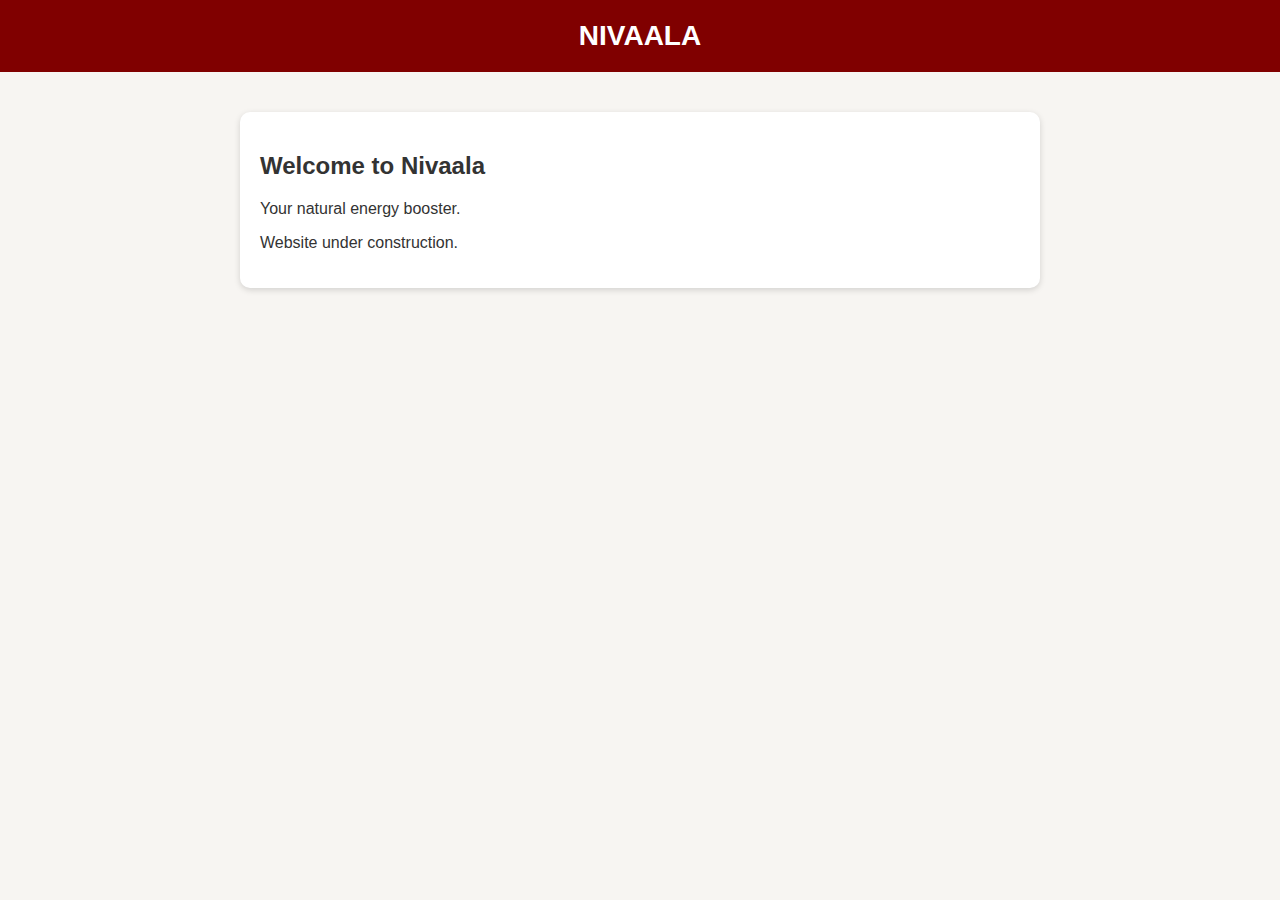
<file: index.html>
<!DOCTYPE html>
<html>
<head>
    <title>Nivaala</title>
    <meta charset="UTF-8">
    <meta name="viewport" content="width=device-width, initial-scale=1">
    <style>
        body {
            font-family: Arial, sans-serif;
            margin: 0;
            padding: 0;
            background: #f7f5f2;
            color: #333;
        }
        header {
            background: maroon;
            padding: 20px;
            text-align: center;
            color: white;
            font-size: 28px;
            font-weight: bold;
        }
        .container {
            padding: 40px;
            max-width: 800px;
            margin: auto;
        }
        .card {
            background: white;
            padding: 20px;
            border-radius: 10px;
            box-shadow: 0 2px 6px rgba(0,0,0,0.15);
            margin-bottom: 20px;
        }
    </style>
</head>
<body>

<header>
    NIVAALA
</header>

<div class="container">
    <div class="card">
        <h2>Welcome to Nivaala</h2>
        <p>Your natural energy booster.</p>
        <p>Website under construction.</p>
    </div>
</div>

</body>
</html>
</file>
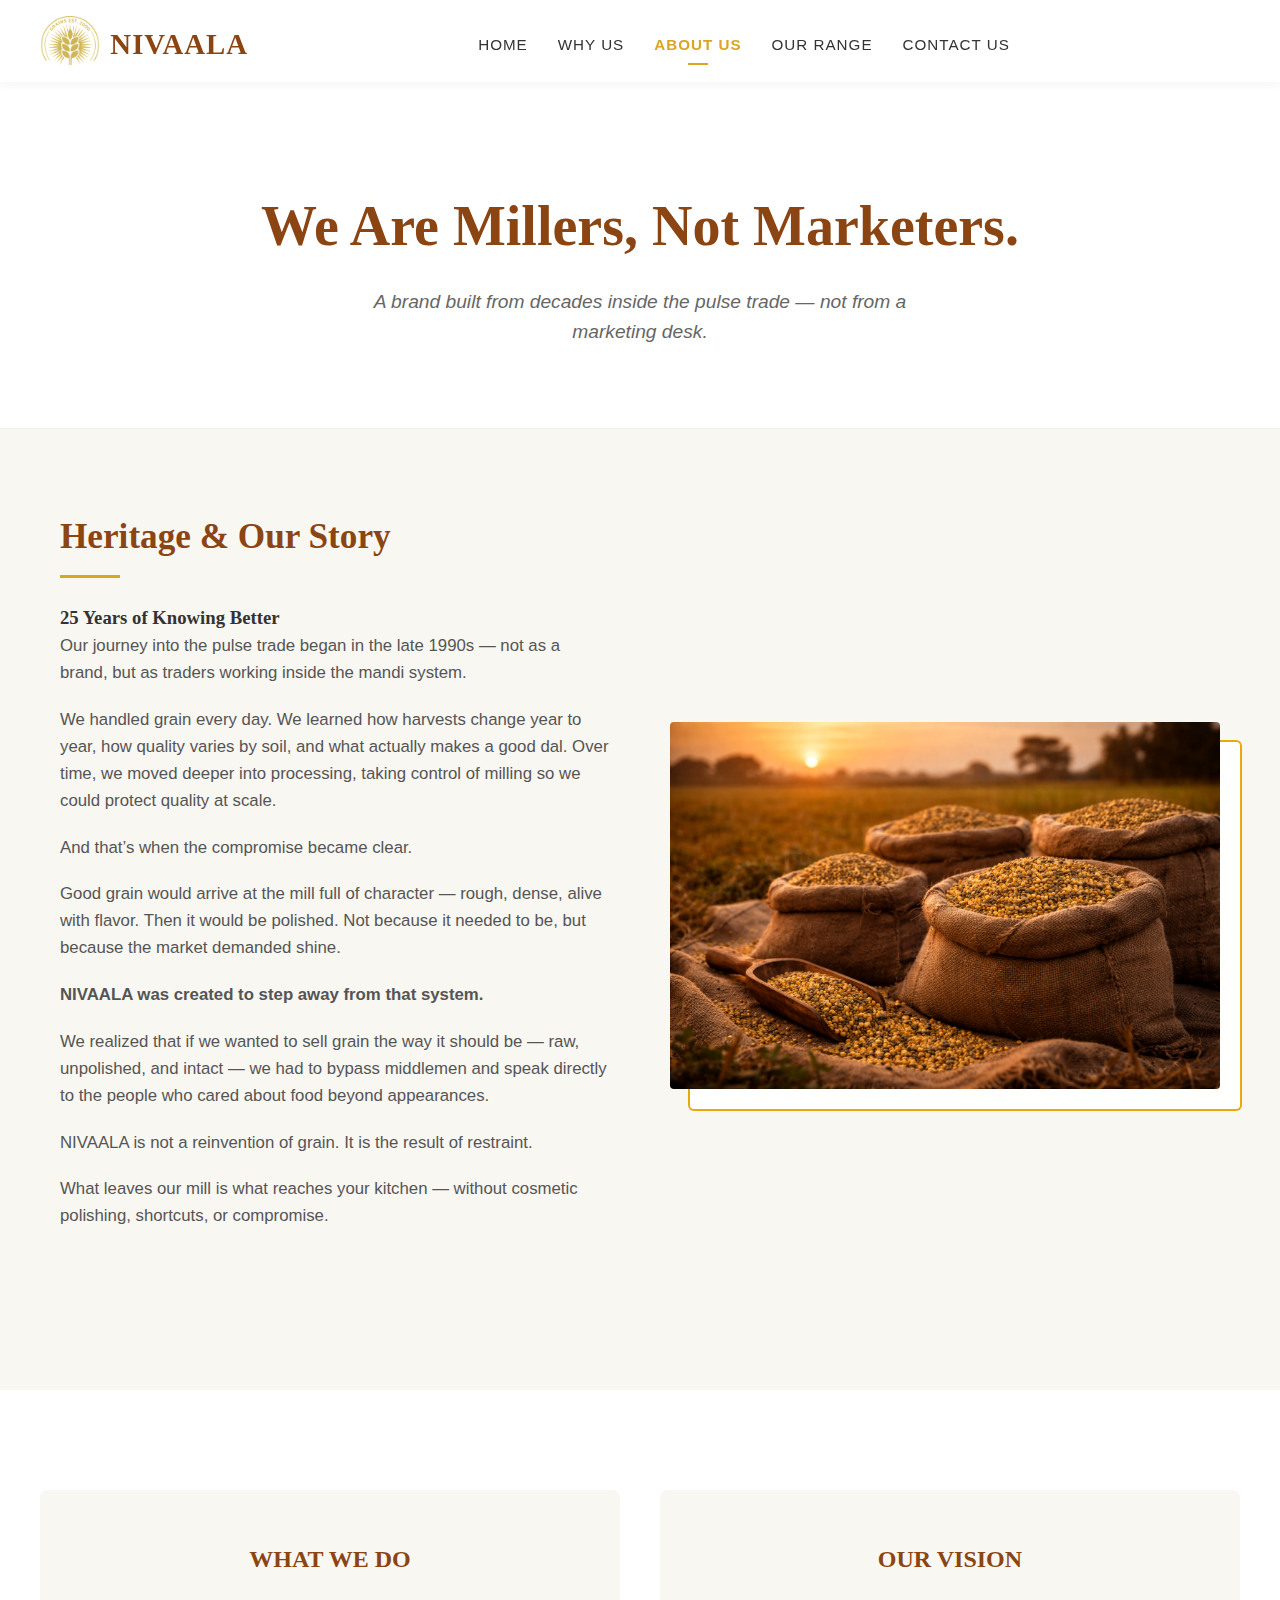
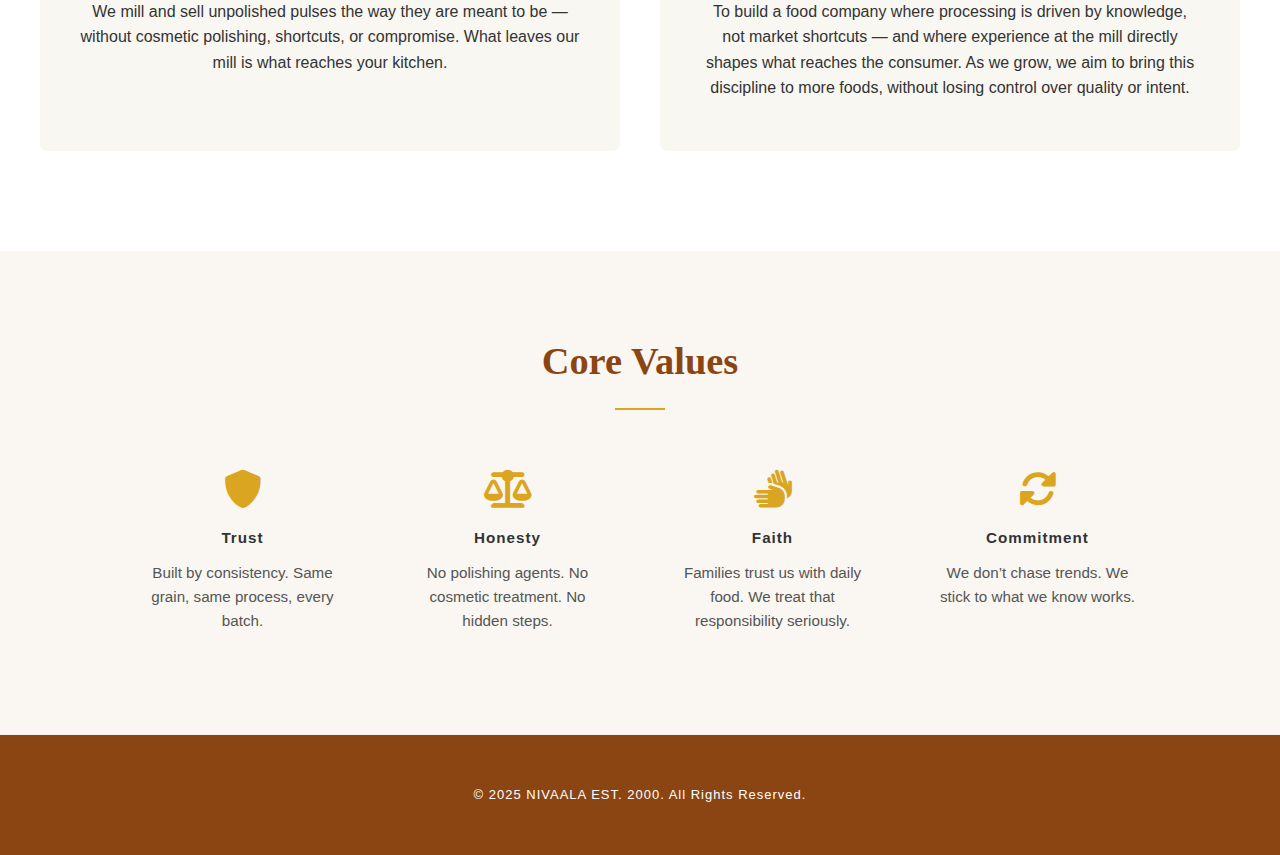
<file: about.html>
<!DOCTYPE html>
<html lang="en">
<head>
    <meta charset="UTF-8">
    <meta name="viewport" content="width=device-width, initial-scale=1.0">
    <title>Nivaala - Our Story</title>
    <link rel="preconnect" href="https://fonts.googleapis.com">
    <link rel="preconnect" href="https://fonts.gstatic.com" crossorigin>
    <link href="https://fonts.googleapis.com/css2?family=Lato:wght@300;400;700;900&family=Playfair+Display:wght@400;700&display=swap" rel="stylesheet">
    
    <link rel="stylesheet" href="https://cdnjs.cloudflare.com/ajax/libs/font-awesome/6.0.0/css/all.min.css">

    <link rel="stylesheet" href="style.css">

</head>
<body class="page-about">

    <header class="site-header">
        <nav class="nav-bar">
          <div class="nav-left">
            <img src="images/logo_v2.png" alt="NIVAALA" class="logo-img">
            <span class="brand-text">NIVAALA</span>
          </div>
      
          <div class="nav-center">
            <a href="index.html" data-nav="home">Home</a>
            <a href="index.html#benefits" data-nav="why">Why Us</a>
            <a href="about.html" data-nav="about" class="active">About Us</a>
            <a href="index.html#products" data-nav="products">Our Range</a>
            <a href="contact.html" data-nav="contact">Contact Us</a>
        </div>
        
      
        <div class="nav-right">
            <!-- <a href="cart.html" class="cart-wrapper">
                <i class="fas fa-shopping-bag nav-icon"></i>
                <span class="cart-count" id="cart-count">0</span>
              </a>
            <a href="index.html#products" class="nav-cta">Shop Now</a> -->
        </div>  

        </nav>
      </header>
      
      

      <section class="about-hero">
        <h1>We Are Millers, Not Marketers.</h1>
        <p class="subtitle">
          A brand built from decades inside the pulse trade — not from a marketing desk.
        </p>
      </section>

      
      

      <section class="heritage-section">
        <div class="heritage-text">
          <h2>Heritage & Our Story</h2>
          <h3>25 Years of Knowing Better</h3>
      
          <p>
            Our journey into the pulse trade began in the late 1990s — not as a brand,
            but as traders working inside the mandi system.
          </p>
      
          <p>
            We handled grain every day. We learned how harvests change year to year,
            how quality varies by soil, and what actually makes a good dal.
            Over time, we moved deeper into processing, taking control of milling
            so we could protect quality at scale.
          </p>
      
          <p>
            And that’s when the compromise became clear.
          </p>
      
          <p>
            Good grain would arrive at the mill full of character — rough, dense,
            alive with flavor. Then it would be polished.
            Not because it needed to be, but because the market demanded shine.
          </p>
      
          <p>
            <strong>NIVAALA was created to step away from that system.</strong>
          </p>
      
          <p>
            We realized that if we wanted to sell grain the way it should be —
            raw, unpolished, and intact — we had to bypass middlemen
            and speak directly to the people who cared about food beyond appearances.
          </p>
      
          <p>
            NIVAALA is not a reinvention of grain.
            It is the result of restraint.
          </p>
      
          <p>
            What leaves our mill is what reaches your kitchen —
            without cosmetic polishing, shortcuts, or compromise.
          </p>
        </div>
      
        <div class="heritage-image">
          <img src="images/dal_raw.png" alt="Unpolished pulses inside the mill">
        </div>
      </section>
      
  
      

    <section class="mv-section">
        <div class="mv-container">
            <div class="mv-card">
                <h3>What We Do</h3>
  <p>
    We mill and sell unpolished pulses the way they are meant to be —
    without cosmetic polishing, shortcuts, or compromise.
    What leaves our mill is what reaches your kitchen.
  </p>
  </div>
  <div class="mv-card">
    <h3>Our Vision</h3>
    <p>
      To build a food company where processing is driven by knowledge,
      not market shortcuts — and where experience at the mill
      directly shapes what reaches the consumer.
      As we grow, we aim to bring this discipline to more foods,
      without losing control over quality or intent.
    </p>
  </div>
  
        </div>
    </section>

    <section class="values-section">
        <div class="section-header">
            <h2>Core Values</h2>
        </div>
        <div class="values-grid">
            <div class="value-item">

                <i class="fas fa-shield-alt value-icon"></i>

                <h4>Trust</h4>
                <p>
                  Built by consistency.
                  Same grain, same process, every batch.
                </p>
              </div>
              
              <div class="value-item">
                <i class="fas fa-balance-scale value-icon"></i>
                <h4>Honesty</h4>
                <p>
                  No polishing agents.
                  No cosmetic treatment.
                  No hidden steps.
                </p>
              </div>
              
              <div class="value-item">
                <i class="fas fa-hands value-icon"></i>
                <h4>Faith</h4>
                <p>
                  Families trust us with daily food.
                  We treat that responsibility seriously.
                </p>
              </div>
              
              <div class="value-item">
                <i class="fas fa-sync-alt value-icon"></i>
                <h4>Commitment</h4>
                <p>
                  We don’t chase trends.
                  We stick to what we know works.
                </p>
              </div>
              
        </div>
    </section>


    <footer>
        <p>&copy; 2025 NIVAALA EST. 2000. All Rights Reserved.</p>
    </footer>
    <script src="script.js"></script>
</body>
</html>
</file>
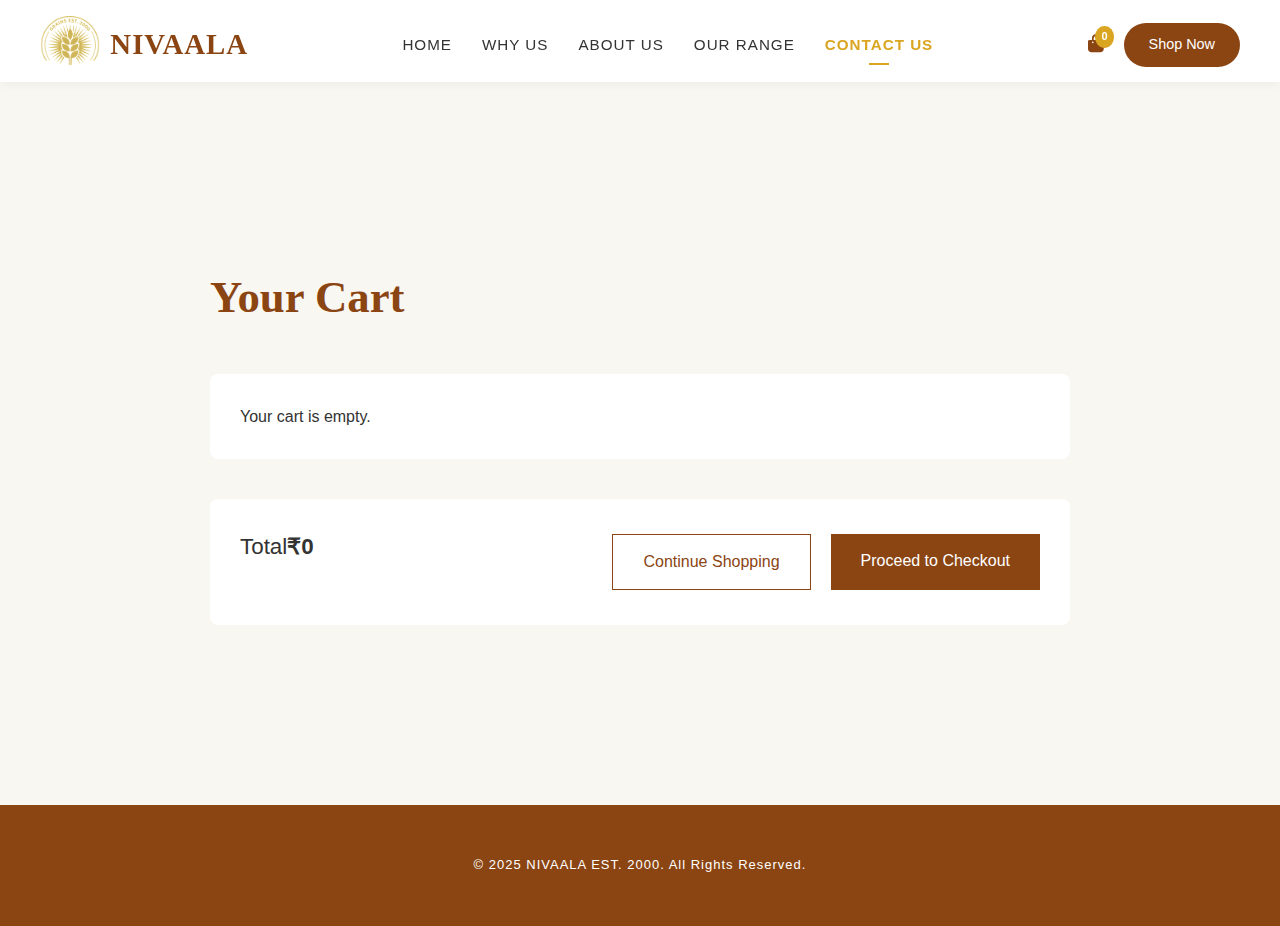
<file: cart.html>
<!DOCTYPE html>
<html lang="en">
<head>
  <meta charset="UTF-8">
  <title>NIVAALA — Cart</title>
  <meta name="viewport" content="width=device-width, initial-scale=1.0">

  <link rel="preconnect" href="https://fonts.googleapis.com">
  <link href="https://fonts.googleapis.com/css2?family=Lato:wght@300;400;700&family=Playfair+Display:wght@400;700&display=swap" rel="stylesheet">


  <link rel="preconnect" href="https://fonts.googleapis.com">
  <link rel="preconnect" href="https://fonts.gstatic.com" crossorigin>
  <link href="https://fonts.googleapis.com/css2?family=Lato:wght@300;400;700&family=Playfair+Display:wght@400;700&display=swap" rel="stylesheet">
  <link rel="stylesheet" href="https://cdnjs.cloudflare.com/ajax/libs/font-awesome/6.0.0/css/all.min.css">

  <link rel="stylesheet" href="style.css">
</head>

<body class="page-cart">

  <!-- HEADER (same nav as other pages) -->
  <header class="site-header">
    <nav class="nav-bar">
        <div class="nav-left">
          <img src="images/logo_v2.png" alt="NIVAALA" class="logo-img">
          <span class="brand-text">NIVAALA</span>
        </div>
  
        <div class="nav-center">
          <a href="index.html" data-nav="home">Home</a>
          <a href="index.html#benefits" data-nav="why">Why Us</a>
          <a href="about.html" data-nav="about">About Us</a>
          <a href="index.html#products" data-nav="products">Our Range</a>
          <a href="contact.html" class="active" data-nav="contact">Contact Us</a>
        </div>
        
        <div class="nav-right">
          <a href="cart.html" class="cart-wrapper">
              <i class="fas fa-shopping-bag nav-icon"></i>
              <span class="cart-count" id="cart-count">0</span>
            </a>
          <a href="index.html#products" class="nav-cta">Shop Now</a>
      </div>
  </nav>
  </header>

  <!-- CART SECTION -->
  <section class="cart-section">
    <div class="cart-container">

      <h1>Your Cart</h1>

      <div id="cart-items" class="cart-items">
        <!-- JS injects items here -->
      </div>

      <div class="cart-summary">
        <div class="cart-total">
          <span>Total</span>
          <strong>₹<span id="cart-total">0</span></strong>
        </div>

        <div class="cart-actions">
            <a href="index.html#products" class="btn-outline">
              Continue Shopping
            </a>
          
            <a href="checkout.html" class="btn-primary">
              Proceed to Checkout
            </a>
          </div>
          

    </div>
  </section>

  <footer>
    <p>&copy; 2025 NIVAALA EST. 2000. All Rights Reserved.</p>
  </footer>

  <script src="script.js"></script>
</body>
</html>
</file>
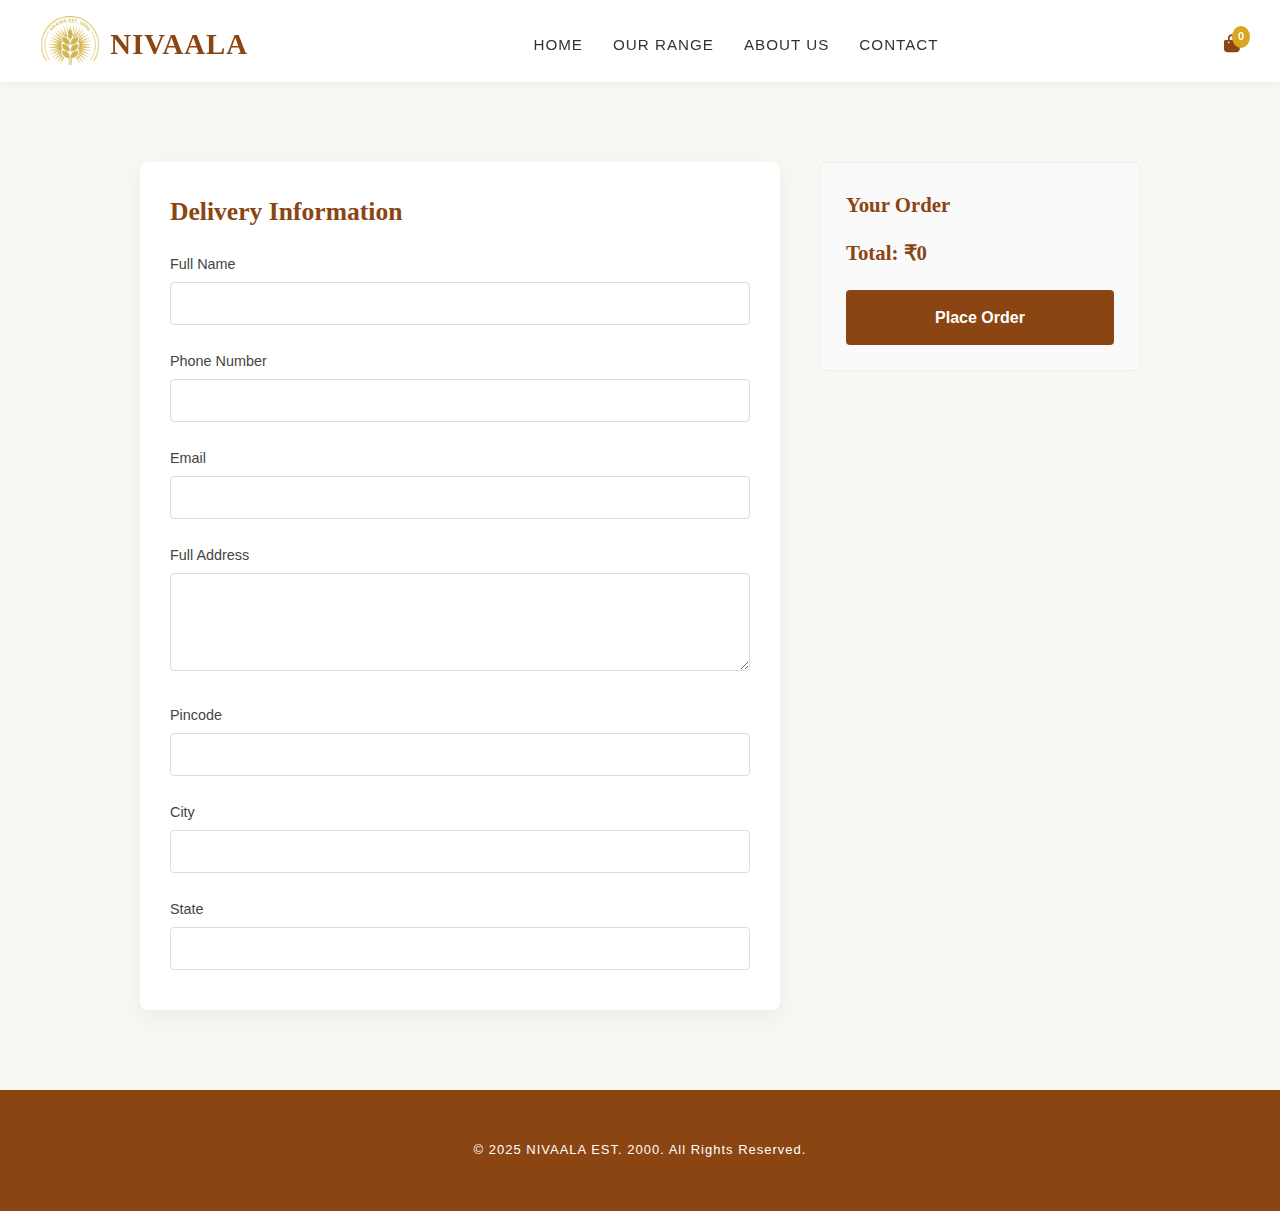
<file: checkout.html>
<!DOCTYPE html>
<html lang="en">
<head>
  <meta charset="UTF-8">
  <meta name="viewport" content="width=device-width, initial-scale=1.0">
  <title>Nivaala — Checkout</title>

  <link rel="stylesheet" href="style.css">
  <link rel="stylesheet" href="https://cdnjs.cloudflare.com/ajax/libs/font-awesome/6.0.0/css/all.min.css">

  <style>
    .checkout-container {
      max-width: 1000px;
      margin: 80px auto;
      display: grid;
      grid-template-columns: 2fr 1fr;
      gap: 40px;
    }

    .checkout-box {
      background: white;
      padding: 30px;
      border-radius: 8px;
      box-shadow: 0 8px 25px rgba(0,0,0,0.05);
    }

    .checkout-box h2 {
      margin-bottom: 20px;
      color: var(--primary-color);
      font-size: 1.6rem;
    }

    .checkout-box label {
      display: block;
      margin: 15px 0 6px;
      font-size: 0.9rem;
      color: #444;
    }

    .checkout-box input,
    .checkout-box textarea,
    .checkout-box select {
      width: 100%;
      padding: 12px;
      border: 1px solid #ddd;
      border-radius: 4px;
      font-size: 0.95rem;
      margin-bottom: 10px;
    }

    .checkout-summary {
      background: #fafafa;
      padding: 25px;
      border-radius: 6px;
      border: 1px solid #eee;
    }

    .checkout-summary h3 {
      margin-bottom: 15px;
      color: var(--primary-color);
      font-size: 1.3rem;
    }

    .checkout-summary ul {
      list-style: none;
      padding: 0;
      margin: 0;
    }

    .checkout-summary li {
      margin-bottom: 12px;
      border-bottom: 1px solid #eee;
      padding-bottom: 12px;
    }

    .checkout-btn {
      display: block;
      text-align: center;
      background: var(--primary-color);
      color: white;
      font-weight: bold;
      padding: 15px;
      border-radius: 4px;
      margin-top: 20px;
      transition: 0.3s;
      cursor: pointer;
      font-size: 1rem;
    }

    .checkout-btn:hover {
      background: var(--accent-color);
    }
  </style>

</head>
<body class="page-checkout">

<header class="site-header">
  <nav class="nav-bar">
    
    <div class="nav-left">
      <img src="images/logo_v2.png" class="logo-img">
      <span class="brand-text">NIVAALA</span>
    </div>

    <div class="nav-center">
      <a href="index.html">Home</a>
      <a href="index.html#products">Our Range</a>
      <a href="about.html">About Us</a>
      <a href="contact.html">Contact</a>
    </div>

    <div class="nav-right">
      <a href="cart.html" class="cart-wrapper">
        <i class="fas fa-shopping-bag nav-icon"></i>
        <span class="cart-count" id="cart-count">0</span>
      </a>
    </div>

  </nav>
</header>


<section class="checkout-container">

  <!-- LEFT SIDE - ADDRESS FORM -->
  <div class="checkout-box">
    <h2>Delivery Information</h2>

    <label>Full Name</label>
    <input type="text" id="name" required>

    <label>Phone Number</label>
    <input type="tel" id="phone" required>

    <label>Email</label>
    <input type="email" id="email" required>

    <label>Full Address</label>
    <textarea id="address" rows="4" required></textarea>

    <label>Pincode</label>
    <input type="text" id="pincode" required>

    <label>City</label>
    <input type="text" id="city" required>

    <label>State</label>
    <input type="text" id="state" required>

  </div>

  <!-- RIGHT SIDE - CART SUMMARY -->
  <div>
    <div class="checkout-summary">
      <h3>Your Order</h3>
      <ul id="checkout-items"></ul>

      <h3>Total: ₹<span id="checkout-total">0</span></h3>

      <a onclick="placeOrder()" class="checkout-btn">Place Order</a>
    </div>
  </div>

</section>

<footer>
  <p>&copy; 2025 NIVAALA EST. 2000. All Rights Reserved.</p>
</footer>

<script src="script.js"></script>

<script>
function renderCheckout() {
  const cart = getCart();
  const list = document.getElementById("checkout-items");
  const totalEl = document.getElementById("checkout-total");

  list.innerHTML = "";
  let total = 0;

  cart.forEach(item => {
    total += item.price * item.qty;
    list.innerHTML += `<li>${item.name} × ${item.qty} — ₹${item.price * item.qty}</li>`;
  });

  totalEl.textContent = total;
}

function placeOrder() {
  alert("Order placed! (payments coming soon)");
}

document.addEventListener("DOMContentLoaded", () => {
  updateCartCount();
  renderCheckout();
});
</script>

</body>
</html>
</file>
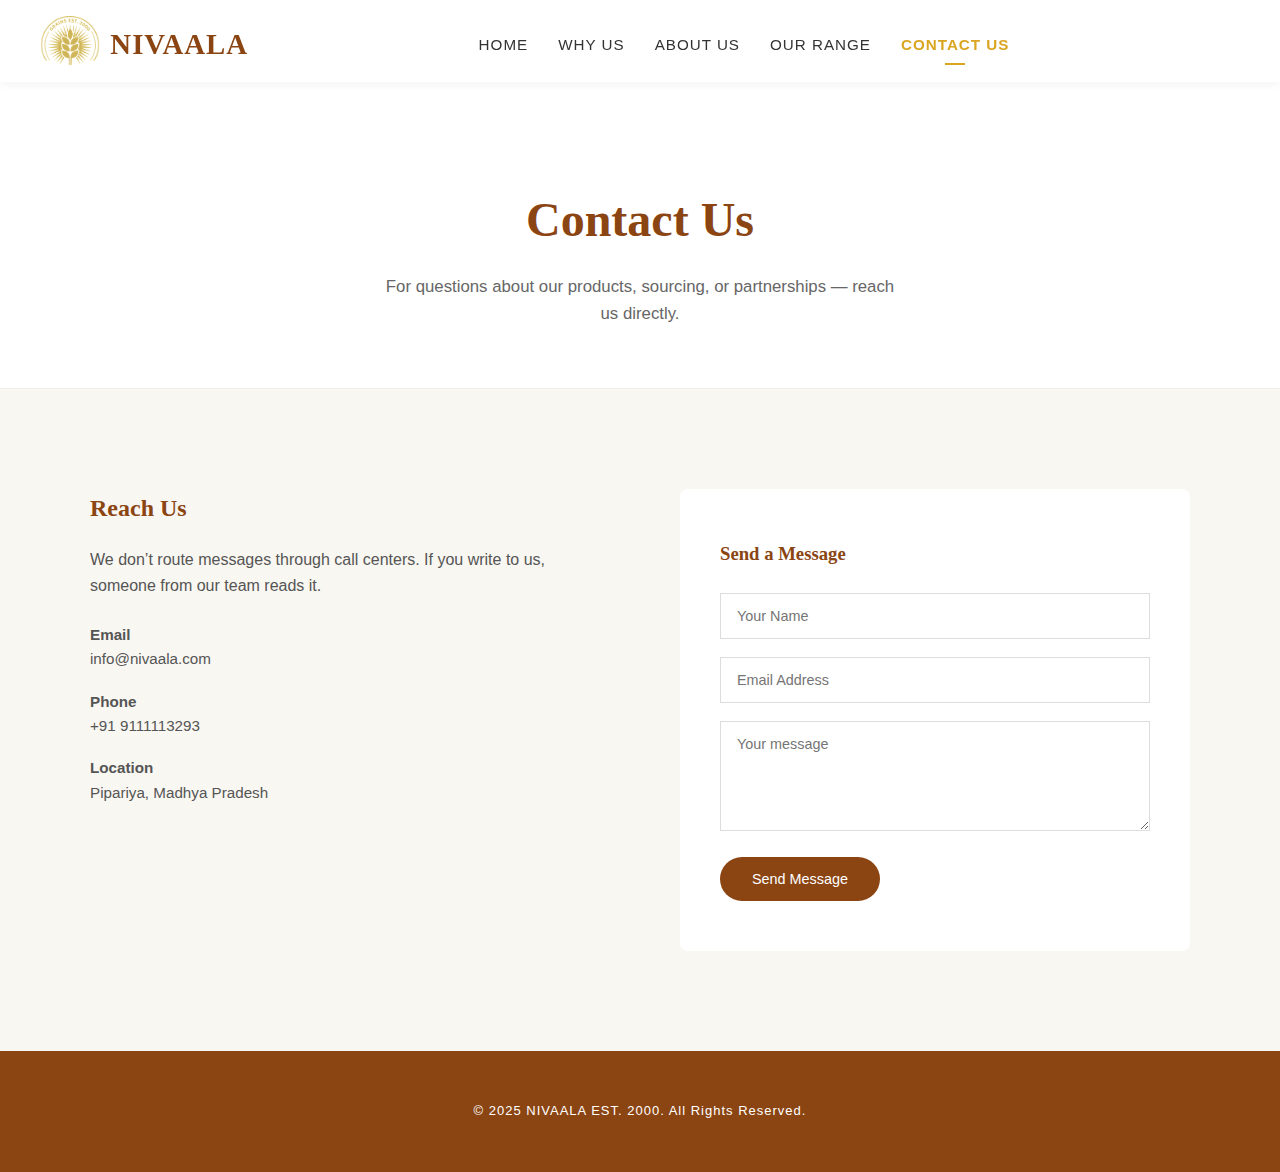
<file: contact.html>
<!DOCTYPE html>
<html lang="en">
<head>
  <meta charset="UTF-8">
  <meta name="viewport" content="width=device-width, initial-scale=1.0">
  <title>Nivaala — Contact</title>

  <link rel="preconnect" href="https://fonts.googleapis.com">
  <link rel="preconnect" href="https://fonts.gstatic.com" crossorigin>
  <link href="https://fonts.googleapis.com/css2?family=Lato:wght@300;400;700&family=Playfair+Display:wght@400;700&display=swap" rel="stylesheet">
  <link rel="stylesheet" href="https://cdnjs.cloudflare.com/ajax/libs/font-awesome/6.0.0/css/all.min.css">


  <link rel="stylesheet" href="style.css">
</head>

<body class="page-contact">

  <!-- HEADER (reuse same nav) -->
  <header class="site-header">
    <nav class="nav-bar">
      <div class="nav-left">
        <img src="images/logo_v2.png" alt="NIVAALA" class="logo-img">
        <span class="brand-text">NIVAALA</span>
      </div>

      <div class="nav-center">
        <a href="index.html" data-nav="home">Home</a>
        <a href="index.html#benefits" data-nav="why">Why Us</a>
        <a href="about.html" data-nav="about">About Us</a>
        <a href="index.html#products" data-nav="products">Our Range</a>
        <a href="contact.html" class="active" data-nav="contact">Contact Us</a>
      </div>

      <div class="nav-right">
        <!-- <a href="cart.html" class="cart-wrapper">
            <i class="fas fa-shopping-bag nav-icon"></i>
            <span class="cart-count" id="cart-count">0</span>
          </a>
        <a href="#products" class="nav-cta">Shop Now</a> -->
    </div>
</nav>
</header>
    </nav>
  </header>

  <!-- HERO -->
  <section class="contact-hero">
    <h1>Contact Us</h1>
    <p>
      For questions about our products, sourcing, or partnerships —
      reach us directly.
    </p>
  </section>

  <!-- CONTACT CONTENT -->
  <section class="contact-section">
    <div class="contact-wrapper">

      <!-- LEFT: INFO -->
      <div class="contact-info">
        <h2>Reach Us</h2>

        <p>
          We don’t route messages through call centers.
          If you write to us, someone from our team reads it.
        </p>

        <div class="contact-details">
          <p><strong>Email</strong><br>info@nivaala.com</p>
          <p><strong>Phone</strong><br>+91 9111113293</p>
          <p><strong>Location</strong><br>Pipariya, Madhya Pradesh</p>
        </div>
      </div>

      <!-- RIGHT: FORM -->
      <div class="contact-form">
        <h3>Send a Message</h3>

        <form 
        action="https://formsubmit.co/divyanshsahu12@gmail.com"
        method="POST"
      >
        <!-- REQUIRED -->
        <input type="hidden" name="_next" value="http://127.0.0.1:5500/contact.html?success=true">
        <input type="hidden" name="_captcha" value="false">
      
        <input type="text" name="name" placeholder="Your Name" required>
        <input type="email" name="email" placeholder="Email Address" required>
        <textarea name="message" rows="5" placeholder="Your message" required></textarea>
      
        <button type="submit" id="submit-btn">Send Message</button>
      </form>
      
<p class="success-message" style="display:none;">
  Thank you — your message has been sent.
</p>


          <script src="script.js"></script>
          
          
      </div>

    </div>
  </section>

  <!-- FOOTER (same as Home/About) -->
   <footer>
        <p>&copy; 2025 NIVAALA EST. 2000. All Rights Reserved.</p>
    </footer>
    <div class="toast" id="success-toast">
        ✓ Message sent successfully
      </div>
      
</body>
  
</html>
</file>
<file: style.css>
/* =========================================
   1. BRAND VARIABLES (UPDATED FROM ABOUT US)
   ========================================= */
   :root {
    --primary-color: #8B4513;   /* Earthy Brown */
    --secondary-color: #5D4037; /* Darker Coffee Brown */
    --accent-color: #DAA520;    /* Golden Grain */
    
    --bg-light: #F9F7F2;        /* Cream/Rice color */
    --white: #ffffff;
    
    --text-dark: #333;
    --text-light: #666;

    /* FONTS FROM ABOUT US */
    --font-main: 'Helvetica Neue', Helvetica, Arial, sans-serif;
    --font-serif: 'Georgia', serif; 
}

/* =========================================
   2. RESET & BASE
   ========================================= */
* {
    margin: 0;
    padding: 0;
    box-sizing: border-box;
}

body {
    font-family: var(--font-main);
    background-color: var(--bg-light);
    color: var(--text-dark);
    line-height: 1.6;
    overflow-x: hidden;
    margin: 0;
}

h1, h2, h3 {
    font-family: var(--font-serif);
}

a {
    text-decoration: none;
    color: inherit;
    transition: 0.3s ease;
}

/* =========================================
   3. NAVIGATION (MATCHING ABOUT US)
   ========================================= */
.site-header {
    background-color: var(--white);
    box-shadow: 0 2px 10px rgba(0,0,0,0.05);
    position: sticky;
    top: 0;
    z-index: 1000;
}

/* FLEXBOX LAYOUT (Like About Us) */
.nav-bar {
    display: flex;
    justify-content: space-between;
    align-items: center;
    max-width: 100%;       /* Changed from 1200px to 100% */
    margin: 0 auto;
    padding: 1rem 40px;    /* Increased side padding so it doesn't touch the edge */
}

/* LEFT: BRAND */
.nav-left {
    display: flex;
    align-items: center;
    gap: 10px;
}

.logo-img {
    height: 50px; /* Adjusted to fit new padding */
    width: auto;
    display: block;
}

/* Update this specific class in your CSS */
.brand-text {
    font-family: var(--font-serif);
    font-size: 1.8rem;
    font-weight: bold;
    letter-spacing: 1px;
    color: var(--primary-color);
    line-height: 1;
    
    /* ADDED THESE TWO LINES: */
    position: relative;
    top: 3.5px; 
}

/* CENTER: LINKS */

.nav-center {
    display: flex;
    gap: 30px;
    
    /* ADD THIS TO ALIGN WITH "NIVAALA" TEXT */
    position: relative;
    top: 4px;  /* Pushes the links down to match the logo text baseline */
}
/* 1. ALIGN CENTER LINKS */


/* 2. ALIGN RIGHT ACTIONS (CART + BUTTON) */

/* Update this entire block in your style.css */
.nav-center a {
    /* 1. Force the exact font stack from About Us */
    font-family: 'Helvetica Neue', Helvetica, Arial, sans-serif; 
    
    /* 2. Match size and spacing */
    font-size: 0.95rem; 
    letter-spacing: 1px;
    text-transform: uppercase;
    
    /* 3. Force specific weight (try 500 if 400 feels too thin) */
    font-weight: 500px; 
    
    /* 4. Make text crisp (matches Mac/iOS rendering) */
    -webkit-font-smoothing: antialiased;
    -moz-osx-font-smoothing: grayscale;
    
    color: var(--text-dark);
    transition: color 0.3s;
}

.nav-center a:hover {
    color: var(--accent-color);
}

/* RIGHT: ACTIONS */
.nav-right {
    display: flex;
    align-items: center;
    gap: 20px;
    
    /* Push down to align with "NIVAALA" text */
    position: relative;
    top: 4px; 
    
}

.nav-icon {
    font-size: 18px;
    color: var(--primary-color);
    cursor: pointer;
    transition: color 0.3s;
}

.nav-icon:hover {
    color: var(--accent-color);
}

.nav-cta {
    background-color: var(--primary-color);
    color: var(--white);
    padding: 10px 25px; /* Matched About Us Padding */
    border-radius: 25px;
    font-family: var(--font-main);
    font-size: 0.9rem;  /* Matched exact size */
    font-weight: 400;
    transition: background 0.3s;
}

.nav-cta:hover {
    background-color: var(--accent-color);
}

.nav-center a.active {
    color: var(--accent-color);
    font-weight: 700;
    position: relative;
}

.nav-center a.active::after {
    content: '';
    position: absolute;
    left: 50%;
    bottom: -8px;
    width: 20px;
    height: 2px;
    background-color: var(--accent-color);
    transform: translateX(-50%);
}


/* MOBILE NAV */
@media (max-width: 900px) {
    .nav-center {
        display: none;
    }
}

/* =========================================
   4. HERO SECTION
   ========================================= */
.hero-container {
    position: relative;
    background-color: var(--white);
    border-bottom: 1px solid #eee;
}

.hero-img {
    width: 100%;
    max-height: 85vh;
    object-fit: cover;
    display: block;
}

.hero-cta-wrapper {
    position: absolute;
    bottom: 25%;
    right: 12%;
}

.btn-hero-large {
    background-color: var(--primary-color);
    color: white;
    padding: 16px 42px;
    border-radius: 30px;
    font-size: 14px;
    font-weight: 700;
    letter-spacing: 1px;
}

.btn-hero-large:hover {
    background-color: var(--accent-color);
}

/* =========================================
   5. SECTION TITLES
   ========================================= */
.section-title {
    text-align: center;
    font-size: 2.5rem; /* Georgia will apply via h2 selector */
    color: var(--primary-color);
    margin-bottom: 60px;
}

.section-title::after {
    content: '';
    width: 60px;
    height: 3px;
    background: var(--accent-color);
    display: block;
    margin: 15px auto 0;
}

/* =========================================
   6. BENEFITS SECTION
   ========================================= */
.benefits-section {
    background-color: var(--primary-color);
    color: white;
    padding: 70px 8%;
}



.benefits-grid {
    display: grid;
    grid-template-columns: repeat(3, 1fr);
    gap: 50px 40px;
    max-width: 1100px;
    margin: 50px auto 0;
}


.benefit-item {
    max-width: 300px;
    text-align: center;
}

.benefit-icon {
    width: 80px;
    height: 80px;
    border-radius: 50%;
    border: 2px solid var(--accent-color);
    display: inline-flex;
    align-items: center;
    justify-content: center;
    font-size: 34px;
    color: var(--accent-color);
    margin-bottom: 25px;
}

.benefit-item h3 {
    color: var(--accent-color);
    margin-bottom: 15px;
}

.benefit-item p {
    font-size: 0.95rem;
    opacity: 0.9;
}

/* =========================================
   7. STORY SECTION
   ========================================= */
.story-section {
    background-color: var(--bg-light);
    padding: 100px 5%;
}

.story-content-wrapper {
    max-width: 1200px;
    margin: auto;
    background: white;
    display: flex;
    align-items: stretch;
    border-radius: 4px;
    overflow: hidden;
}

.story-text-side {
    flex: 1;
    padding: 60px 50px;
}

.story-text-side h2 {
    font-size: 2.2rem; /* Adjusted to match Heritage section */
    color: var(--primary-color);
    margin-bottom: 30px;
}

.story-text-side p {
    font-size: 1.05rem;
    color: #555; /* Matched heritage text color */
}

.story-image-side {
    flex: 1;
}

.story-image-side img {
    width: 100%;
    height: 100%;
    object-fit: cover;
}

/* =========================================
   8. PRODUCTS
   ========================================= */
#products {
    padding: 100px 5%;
}

.product-grid {
    display: grid;
    grid-template-columns: repeat(auto-fit, minmax(280px, 1fr));
    gap: 40px;
    max-width: 1200px; /* Aligned with nav width */
    margin: auto;
}

.product-card {
    background: white;
    padding: 25px;
    border-radius: 8px;
    text-align: center;
    transition: 0.3s ease;
}

.product-card:hover {
    transform: translateY(-5px);
    box-shadow: 0 10px 30px rgba(0,0,0,0.08);
}

.card-image {
    background: var(--bg-light);
    padding: 20px;
    margin-bottom: 15px;
    border-radius: 4px;
}

.card-image img {
    width: 100%;
}

.price {
    font-weight: 700;
    color: var(--primary-color);
    margin-bottom: 20px;
}

.btn-cart {
    background: transparent;
    border: 1px solid var(--primary-color);
    padding: 12px 30px;
    font-weight: 700;
    letter-spacing: 1px;
    cursor: pointer;
    font-family: var(--font-main);
}

.btn-cart:hover {
    background: var(--primary-color);
    color: white;
}

/* =========================================
   9. FOOTER
   ========================================= */
footer {
    background-color: var(--primary-color);
    color: white;
    text-align: center;
    padding: 50px 20px;
    font-size: 13px;
    letter-spacing: 1px;
}


/* =========================================
   WHY STORY SECTION (POST-BANNER)
   ========================================= */

   .why-story-section {
    background-color: #fff;
    padding: 90px 6%;
  }
  
  .why-story-wrapper {
    max-width: 1200px;
    margin: auto;
    display: grid;
    grid-template-columns: 1fr 1fr;
    gap: 70px;
    align-items: center;
  }
  
  /* IMAGE */
  .why-story-image img {
    width: 100%;
    height: auto;
    border-radius: 6px;
    box-shadow: 0 20px 40px rgba(0,0,0,0.08);
  }
  
  /* TEXT */
  .why-story-content h2 {
    font-family: var(--font-serif);
    font-size: 2.4rem;
    color: var(--primary-color);
    margin-bottom: 25px;
  }
  
  .why-story-content .lead {
    font-size: 1.1rem;
    font-weight: 600;
    margin-bottom: 18px;
    color: var(--text-dark);
  }
  
  .why-story-content p {
    font-size: 1rem;
    color: var(--text-light);
    margin-bottom: 16px;
    line-height: 1.7;
  }
  
  /* PILLARS (SUBTLE, NOT LOUD) */
  .why-pillars {
    display: flex;
    flex-wrap: wrap;
    gap: 14px;
    margin-top: 30px;
  }
  
  .why-pillars span {
    border: 1px solid var(--accent-color);
    color: var(--primary-color);
    padding: 6px 14px;
    font-size: 0.75rem;
    letter-spacing: 1px;
    text-transform: uppercase;
    border-radius: 20px;
  }
  
  /* RESPONSIVE */
  @media (max-width: 900px) {
    .why-story-wrapper {
      grid-template-columns: 1fr;
    }
  }

  .why-link {
    display: inline-block;
    margin-top: 24px;
    font-weight: 600;
    color: var(--primary-color);
    border-bottom: 1px solid transparent;
  }
  
  .why-link:hover {
    border-color: var(--primary-color);
  }


/* =========================================
   ABOUT PAGE STYLES
   ========================================= */

/* --- ABOUT HERO --- */
.about-hero {
    text-align: center;
    padding: 100px 20px 80px;
    background-color: var(--white);
    border-bottom: 1px solid #eee;
  }
  
  .about-hero h1 {
    font-family: var(--font-serif);
    font-size: 3.5rem;
    margin-bottom: 15px;
    color: var(--primary-color);
  }
  
  .about-hero .subtitle {
    font-size: 1.2rem;
    color: var(--text-light);
    max-width: 600px;
    margin: 0 auto;
    font-style: italic;
  }
  
  /* --- HERITAGE SECTION --- */
  .heritage-section {
    display: flex;
    flex-wrap: wrap;
    align-items: center;
    max-width: 1200px;
    margin: 0 auto;
    padding: 80px 20px;
    gap: 60px;
  }
  
  .heritage-text {
    flex: 1;
    min-width: 300px;
  }
  
  .heritage-text h2 {
    font-family: var(--font-serif);
    font-size: 2.2rem;
    color: var(--primary-color);
    margin-bottom: 25px;
    position: relative;
  }
  
  .heritage-text h2::after {
    content: '';
    display: block;
    width: 60px;
    height: 3px;
    background-color: var(--accent-color);
    margin-top: 10px;
  }
  
  .heritage-text p {
    margin-bottom: 20px;
    font-size: 1.05rem;
    color: #555;
  }
  
  .heritage-image {
    flex: 1;
    min-width: 300px;
  }
  
  .heritage-image img {
    width: 100%;
    border-radius: 4px;
    box-shadow: 20px 20px 0 var(--bg-light),
                20px 20px 0 2px var(--accent-color);
    filter: contrast(1.1) saturate(1.1);
  }
  
  /* --- MISSION & VISION --- */
  .mv-section {
    background-color: var(--white);
    padding: 100px 20px;
  }
  
  .mv-container {
    display: flex;
    gap: 40px;
    flex-wrap: wrap;
    max-width: 1200px;
    margin: 0 auto;
  }
  
  .mv-card {
    background: var(--bg-light);
    padding: 50px 40px;
    border-radius: 8px;
    flex: 1;
    min-width: 300px;
    text-align: center;
    transition: 0.3s ease;
  }
  
  .mv-card:hover {
    transform: translateY(-5px);
    box-shadow: 0 10px 30px rgba(0,0,0,0.08);
  }
  
  .mv-card h3 {
    color: var(--primary-color);
    font-size: 1.5rem;
    margin-bottom: 20px;
    text-transform: uppercase;
  }
  
  .page-about .heritage-text {
    max-width: 900px;
    margin: 0 auto 60px;
  }
  
  .values-section {
    padding: 80px 20px 100px;
    background-color: #faf7f2;
  }
  
  .values-section .section-header {
    max-width: 1100px;
    margin: 0 auto 60px;
    text-align: center;
  }
  .section-header h2 {
    font-family: var(--font-serif);
    font-size: 2.4rem;
    color: var(--primary-color);
    margin-bottom: 12px;
  }
  
  .section-header h2::after {
    content: '';
    display: block;
    width: 50px;
    height: 2px;
    background: var(--accent-color);
    margin: 16px auto 0;
  }
    
  
  .values-grid {
    display: grid;
    grid-template-columns: repeat(4, 1fr);
    gap: 60px;
    max-width: 1000px;
    margin: 0 auto;
  }
  
  .value-item {
    text-align: center;
    max-width: 220px;
    margin: 0 auto;
    transition: transform 0.3s ease;
  }

  .value-item:hover {
    transform: translateY(-4px);
  }

  .value-icon {
    display: block;
    font-size: 38px;          /* ⬅ increased from ~22 */
    margin-bottom: 18px;
    color: var(--accent-color);
  }
  
  
  .value-item h4 {
  font-size: 0.95rem;
  letter-spacing: 1px;
  margin-bottom: 10px;
}


.value-item p {
    font-size: 0.95rem;
    color: #555;
    line-height: 1.6;
  }

  .values-section {
    border-bottom: 1px solid #eee;
  }
  
  
  /* --- ABOUT RESPONSIVE --- */
  @media (max-width: 768px) {
    .heritage-section {
      flex-direction: column-reverse;
    }
  
    .about-hero h1 {
      font-size: 2.5rem;
    }
  }
  
  .home-difference {
    background-color: var(--white);
    padding: 80px 20px;
    text-align: center;
  }
  
  .home-difference-inner {
    max-width: 720px;
    margin: 0 auto;
  }
  
  .home-difference h2 {
    font-family: var(--font-serif);
    font-size: 2.4rem;
    color: var(--primary-color);
    margin-bottom: 20px;
  }
  
  .home-difference .lead {
    font-size: 1.2rem;
    font-weight: 600;
    margin-bottom: 20px;
    color: var(--text-dark);
  }
  
  .home-difference p {
    font-size: 1rem;
    color: var(--text-light);
    margin-bottom: 25px;
  }
  
  .text-link {
    font-weight: 600;
    color: var(--accent-color);
    letter-spacing: 0.5px;
  }

  .why-insider {
    margin-top: 32px;
    padding-top: 24px;
    border-top: 1px solid #eee;
  }
  
  .why-insider-line {
    font-family: var(--font-serif);
    font-size: 1.45rem;
    font-weight: 700;
    color: var(--primary-color);
    margin-bottom: 8px;
  }
  
  
  .why-insider-sub {
    font-size: 0.9rem;
    color: #777;
    max-width: 90%;
  }

  .why-pillars span {
    opacity: 0.9;
    font-size: 0.75rem;
  }

  .why-divider {
    width: 50px;
    height: 2px;
    background-color: var(--accent-color);
    margin: 28px 0 16px;
  }
  
  
  /* ABOUT STORY SECTION */

.about-story {
    padding: 100px 20px;
    background: #faf7f2;
  }
  
  .about-story-inner {
    max-width: 1200px;
    margin: 0 auto;
    display: grid;
    grid-template-columns: 1fr 1fr;
    gap: 80px;
    align-items: center;
  }
  
  .about-story-text h2 {
    font-family: 'Playfair Display', serif;
    font-size: 2.8rem;
    color: var(--maroon);
    margin-bottom: 20px;
  }
  
  .about-story-text .lead {
    font-size: 1.2rem;
    color: #333;
    margin-bottom: 25px;
    font-weight: 500;
  }
  
  .about-story-text p {
    font-size: 1.05rem;
    color: #555;
    margin-bottom: 18px;
    line-height: 1.7;
  }
  
  .about-story-text p.strong {
    font-weight: 600;
    color: var(--maroon);
    margin-top: 25px;
  }
  
  .about-story-image img {
    width: 100%;
    border-radius: 10px;
    box-shadow: 0 30px 60px rgba(0,0,0,0.15);
  }
  
  /* Mobile */
  @media (max-width: 900px) {
    .about-story-inner {
      grid-template-columns: 1fr;
      gap: 50px;
    }
  }
  

  /* =========================================
   CONTACT PAGE
   ========================================= */

.contact-hero {
    text-align: center;
    padding: 100px 20px 60px;
    background-color: var(--white);
    border-bottom: 1px solid #eee;
  }
  
  .contact-hero h1 {
    font-family: var(--font-serif);
    font-size: 3rem;
    color: var(--primary-color);
    margin-bottom: 15px;
  }
  
  .contact-hero p {
    max-width: 520px;
    margin: 0 auto;
    color: var(--text-light);
    font-size: 1.05rem;
  }
  
  .contact-section {
    padding: 100px 20px;
    background-color: var(--bg-light);
  }
  
  .contact-wrapper {
    max-width: 1100px;
    margin: 0 auto;
    display: grid;
    grid-template-columns: 1fr 1fr;
    gap: 80px;
  }
  
  .contact-info h2 {
    font-family: var(--font-serif);
    color: var(--primary-color);
    margin-bottom: 20px;
  }
  
  .contact-info p {
    color: #555;
    margin-bottom: 25px;
  }
  
  .contact-details p {
    margin-bottom: 18px;
    font-size: 0.95rem;
  }
  
  .contact-form {
    background: #fff;
    padding: 50px 40px;
    border-radius: 8px;
  }
  
  .contact-form h3 {
    font-family: var(--font-serif);
    margin-bottom: 25px;
    color: var(--primary-color);
  }
  
  .contact-form input,
  .contact-form textarea {
    width: 100%;
    padding: 14px 16px;
    margin-bottom: 18px;
    border: 1px solid #ddd;
    font-family: var(--font-main);
    font-size: 0.9rem;
  }
  
  .contact-form button {
    background-color: var(--primary-color);
    color: #fff;
    border: none;
    padding: 14px 32px;
    border-radius: 30px;
    font-size: 0.9rem;
    cursor: pointer;
  }
  
  .contact-form button:hover {
    background-color: var(--accent-color);
  }
  
  /* MOBILE */
  @media (max-width: 900px) {
    .contact-wrapper {
      grid-template-columns: 1fr;
      gap: 50px;
    }
  }
  

  /* Toast popup */
  

  .toast {
    position: fixed;
    bottom: 30px;
    right: 30px;
    background: #8B4513;
    color: #fff;
    padding: 14px 22px;
    border-radius: 8px;
    font-size: 0.9rem;
    opacity: 0;
    transform: translateY(20px);
    transition: all 0.3s ease;
    z-index: 9999;
  }
  
  .toast.show {
    opacity: 1;
    transform: translateY(0);
  }
  
  button.sent {
    background: #d6d2c4;
    color: #555;
    cursor: not-allowed;
  }
  

  .cart-wrapper {
    position: relative;
  }
  
  .cart-count {
    position: absolute;
    top: -6px;
    right: -10px;
    background: #DAA520;
    color: #fff;
    font-size: 11px;
    font-weight: 700;
    padding: 2px 6px;
    border-radius: 50%;
  }

  

  .cart-section {
    max-width: 900px;
    margin: 80px auto;
    padding: 0 20px;
  }
  
  .cart-section h1 {
    font-family: var(--font-serif);
    color: var(--primary-color);
    margin-bottom: 30px;
  }
  
  .cart-item {
    display: flex;
    justify-content: space-between;
    align-items: center;
    background: #fff;
    padding: 20px;
    margin-bottom: 15px;
    border-radius: 6px;
  }
  
  .cart-item-info {
    flex: 2;
  }
  
  .cart-item-info h4 {
    margin-bottom: 6px;
  }
  
  .cart-item-actions {
    display: flex;
    align-items: center;
    gap: 10px;
  }
  
  .qty-btn {
    border: 1px solid #ccc;
    padding: 4px 10px;
    cursor: pointer;
  }
  
  .remove-btn {
    background: none;
    border: none;
    color: #b33;
    cursor: pointer;
  }
  
  .cart-summary {
    margin-top: 40px;
    display: flex;
    justify-content: space-between;
    align-items: center;
  }
  
  .checkout-btn {
    background: var(--primary-color);
    color: #fff;
    padding: 12px 30px;
    border-radius: 30px;
    border: none;
    cursor: pointer;
  }
  

  /* =======================
   CART PAGE
======================= */

.page-cart .cart-section {
    padding: 100px 20px;
    background: var(--bg-light);
  }
  
  .cart-container {
    max-width: 1000px;
    margin: 0 auto;
  }
  
  .cart-container h1 {
    font-family: var(--font-serif);
    font-size: 2.8rem;
    color: var(--primary-color);
    margin-bottom: 40px;
  }
  
  /* Cart Items */
  .cart-items {
    background: #fff;
    border-radius: 8px;
    padding: 30px;
  }
  
  .cart-item {
    display: flex;
    justify-content: space-between;
    align-items: center;
    border-bottom: 1px solid #eee;
    padding: 20px 0;
  }
  
  .cart-item:last-child {
    border-bottom: none;
  }
  
  .cart-item-info h4 {
    font-size: 1.1rem;
    margin-bottom: 5px;
  }
  
  .cart-item-info p {
    color: #777;
  }
  
  /* Actions */
  .cart-item-actions {
    display: flex;
    align-items: center;
    gap: 10px;
  }
  
  .qty-btn {
    border: 1px solid var(--primary-color);
    background: transparent;
    padding: 4px 10px;
    cursor: pointer;
    font-size: 1rem;
  }
  
  .remove-btn {
    background: none;
    border: none;
    color: #a00;
    cursor: pointer;
    font-size: 0.9rem;
  }
  
  /* Summary */
  .cart-summary {
    margin-top: 40px;
    background: #fff;
    padding: 30px;
    border-radius: 8px;
  }
  
  .cart-total {
    display: flex;
    justify-content: space-between;
    font-size: 1.4rem;
    margin-bottom: 30px;
  }
  
  .cart-actions {
    display: flex;
    justify-content: space-between;
    gap: 20px;
  }
  
  .btn-primary {
    background: var(--primary-color);
    color: #fff;
    border: none;
    padding: 14px 30px;
    cursor: pointer;
  }
  
  .btn-outline {
    border: 1px solid var(--primary-color);
    padding: 14px 30px;
    color: var(--primary-color);
    text-decoration: none;
  }
  
  /* Mobile */
  @media (max-width: 768px) {
    .cart-item {
      flex-direction: column;
      align-items: flex-start;
      gap: 15px;
    }
  
    .cart-actions {
      flex-direction: column;
    }
  }

  .btn-cart {
    display: none !important;
  }

  .price {
    display: none !important;
  }
  

  /* =========================================
   GLOBAL MOBILE RESPONSIVENESS
   ========================================= */


/* -----------------------------------------
   MOBILE BASE RESET (max 900px)
------------------------------------------*/
@media (max-width: 900px) {

  body {
    padding: 0;
    margin: 0;
    font-size: 16px;
  }

  .section-title {
    font-size: 2rem;
    margin-bottom: 30px;
  }
}

@media (max-width: 900px) {

  .nav-bar {
    padding: 12px 20px;
  }

  .logo-img {
    height: 42px;
  }

  .brand-text {
    font-size: 1.5rem;
  }

  .nav-center {
    display: none;
  }

  .nav-right {
    gap: 10px;
  }
}

@media (max-width: 900px) {

  .hero-img {
    max-height: 50vh;
    object-position: center;
  }

  .hero-cta-wrapper {
    bottom: 12%;
    right: 8%;
  }

  .btn-hero-large {
    padding: 12px 24px;
  }
}

@media (max-width: 900px) {

  .benefits-grid {
    grid-template-columns: 1fr;
    gap: 35px;
  }

  .benefit-item {
    max-width: 100%;
  }
}


@media (max-width: 900px) {

  .why-story-wrapper {
    grid-template-columns: 1fr;
    text-align: center;
  }

  .why-story-image img {
    width: 100%;
    margin-bottom: 25px;
  }

  .why-pillars {
    justify-content: center;
  }
}

@media (max-width: 900px) {

  .product-grid {
    grid-template-columns: 1fr;
  }

  .product-card {
    max-width: 350px;
    margin: 0 auto;
  }
}

@media (max-width: 900px) {

  .heritage-section {
    flex-direction: column-reverse;
    padding: 40px 20px;
  }

  .heritage-text h2 {
    font-size: 2rem;
  }

  .heritage-image img {
    width: 100%;
  }
}

@media (max-width: 900px) {

  .contact-wrapper {
    grid-template-columns: 1fr;
  }

  .contact-form textarea {
    height: 120px;
  }
}

@media (max-width: 900px) {

  .cart-container {
    grid-template-columns: 1fr;
  }

  .checkout-container {
    grid-template-columns: 1fr;
  }

  .cart-summary,
  .checkout-summary {
    margin-top: 30px;
  }
}

@media (max-width: 480px) {

  .brand-text {
    display: none;
  }

  .section-title {
    font-size: 1.6rem;
  }

  h2, h3, p {
    text-align: left;
  }

  .btn-hero-large {
    font-size: 12px;
    padding: 10px 20px;
  }

  .why-pillars span {
    font-size: 0.7rem;
    padding: 5px 10px;
  }
}

@media (max-width: 380px) {
  body {
    font-size: 14px;
  }

  .logo-img {
    height: 36px;
  }

  .hero-img {
    max-height: 40vh;
  }
}
</file>
